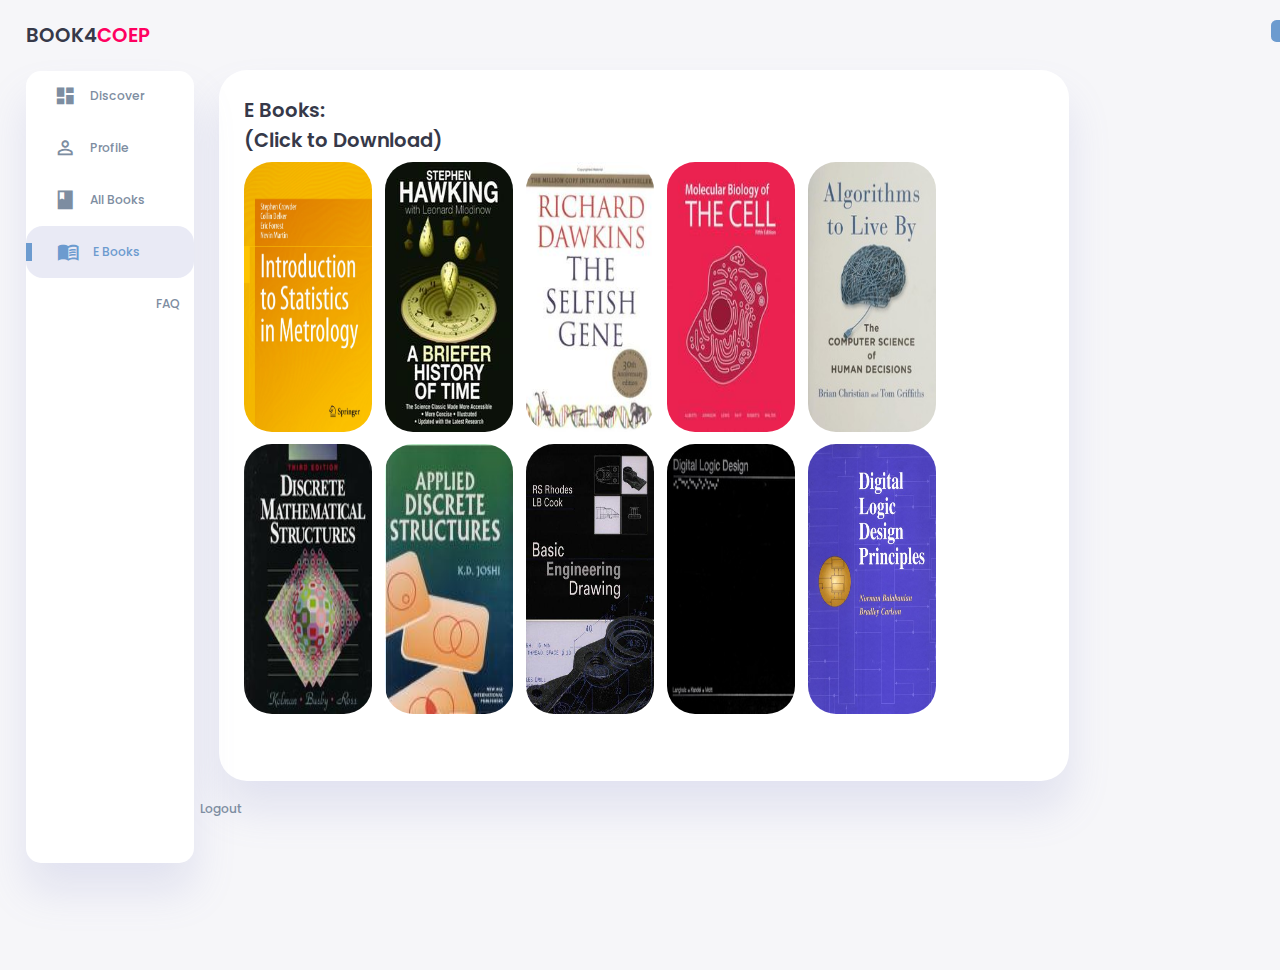
<file: ebooks.html>
<!DOCTYPE html>
<html lang="en">
  <head>
    <meta charset="UTF-8" />
    <meta name="viewport" content="width=device-width, initial-scale=1.0" />
    <link
      href="https://fonts.googleapis.com/icon?family=Material+Icons+Sharp"
      rel="stylesheet"
    />
    <link rel="stylesheet" href="ebooks.css" />
    <title>E Books</title>
  </head>

  <body>
    <div class="container">
      <aside>
        <div class="toggle">
          <div class="logo">
            <h2>BOOK4<span class="danger">COEP</span></h2>
          </div>
          <div class="close" id="close-btn">
            <span class="material-icons-sharp"> close </span>
          </div>
        </div>

        <div class="sidebar">
          <a href="ui.html">
            <span class="material-icons-sharp"> dashboard </span>
            <h3>Discover</h3>
          </a>
          <a href="profile.html">
            <span class="material-icons-sharp"> person_outline </span>
            <h3>Profile</h3>
          </a>

          <a href="allbooks.html" >
            <span class="material-icons-sharp"> book </span>
            <h3>All Books</h3>
          </a>
          <a href="ebooks.html"  class="active">
            <span class="material-icons-sharp"> menu_book </span>
            <h3>E Books</h3>
          </a>
          <a href="faq.html">
            <span class="material-icons-sharp"> quiz </span>
            <h3>FAQ</h3>
          </a>
          <a href="login.html" onclick="alert('logging out!')">
            <span class="material-icons-sharp">
                logout
            </span>
            <h3>Logout</h3>
        </a>
        </div>
      </aside>
      <!-- End of Sidebar Section -->

      <!-- Main Content -->
      <main>
        <link
          rel="stylesheet"
          href="https://fonts.googleapis.com/css2?family=Material+Symbols+Outlined:opsz,wght,FILL,GRAD@20..48,100..700,0..1,-50..200"
        />

        <div class="main-content">
            <div class="main-down">
                <div class="head"><h2>E Books:<br>(Click to Download)</h2>
                </div>
                <div class="image-container" id="imageContainer">
                  <div class="scrollable-wrapper">
                    <div class="scrollable-content" id="scrollableContent">
                      <img class="b1" src="newebook.jpg" alt="Image 1" id="book1" />
                      <img src="ui-books/book7.jpg" alt="Image 2" id="book2" />
                      <img src="ui-books/book8.jpg" alt="Image 3" id="book3" />
                      <img src="ui-books/book9.jpg" alt="Image 1" id="book1" />
                      <img src="ui-books/book10.jpg" alt="Image 2" id="book2" />
                    </div>
                    <div class="scrollable-content" id="scrollableContent">
                      <img class="b1" src="ui-books/book5.jpg" alt="Image 1" id="book1" />
                      <img src="ui-books/book1.jpg" alt="Image 2" id="book2" />
                      <img src="ui-books/book2.jpg" alt="Image 3" id="book3" />
                      <img src="ui-books/book3.jpg" alt="Image 1" id="book1" />
                      <img src="ui-books/book4.jpg" alt="Image 2" id="book2" />
                    </div>
                  </div>
                </div>
              </div>
      
              
        </div>

      </main>
      <!-- End of Main Content -->

      <!-- Right Section -->
      <div class="right-section">
        <div class="nav">
          <button id="menu-btn">
            <span class="material-icons-sharp"> menu </span>
          </button>
          <div class="dark-mode">
            <span class="material-icons-sharp active"> light_mode </span>
            <span class="material-icons-sharp"> dark_mode </span>
          </div>

          <div class="profile">
            <div class="info">
              <p>Hey, <b>User</b></p>
              <small class="text-muted">User</small>
            </div>
          </div>
        </div>
        <!-- End of Nav -->

        <div class="user-profile">
          <div class="logo">
            <h2>Please enter the password</h2>
            <br />
           <input type="password" placeholder="password" class="input" id="pass">
            <button id="sub">Submit</button>
          </div>
        </div>
      </div>
    </div>
  </body>

  <script src="admin.js"></script>
  <script src="ebooks.js"></script>

</html>
</file>
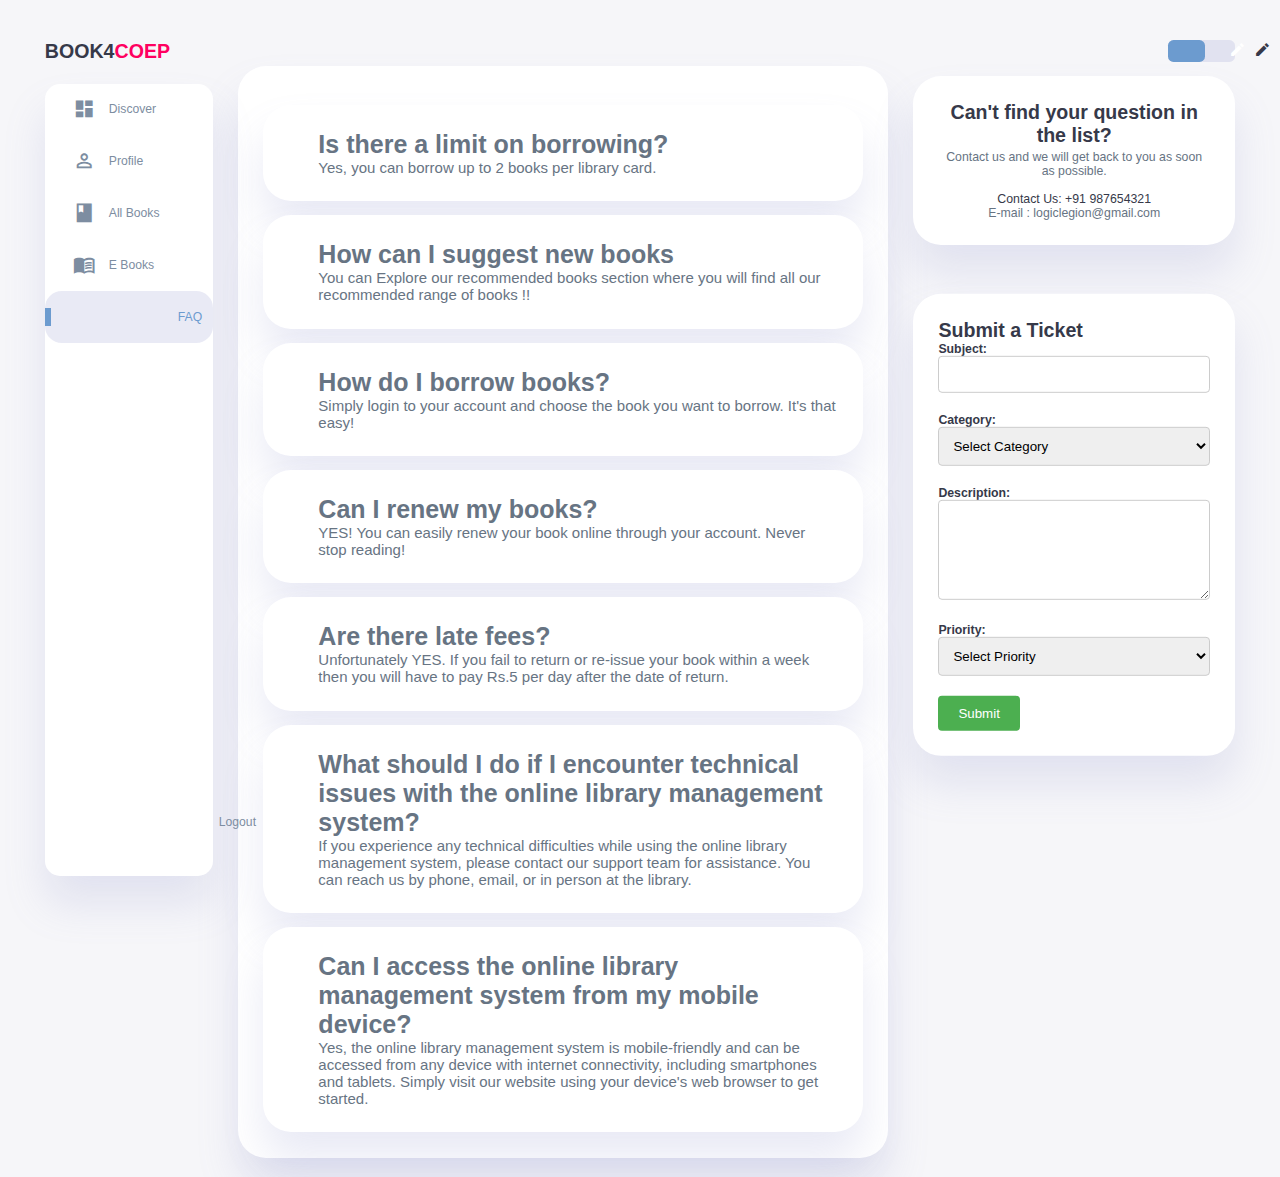
<file: faq.html>
<!DOCTYPE html>
<html lang="en">
  <head>
    <meta charset="UTF-8" />
    <meta name="viewport" content="width=device-width, initial-scale=1.0" />
    <link
      href="https://fonts.googleapis.com/icon?family=Material+Icons+Sharp"
      rel="stylesheet"
    />
    <link rel="stylesheet" href="faq.css" />
    <title>User</title>
  </head>

  <body>
    <div class="container">
      <aside>
        <div class="toggle">
          <div class="logo">
            <h2>BOOK4<span class="danger">COEP</span></h2>
          </div>
          <div class="close" id="close-btn">
            <span class="material-icons-sharp"> close </span>
          </div>
        </div>

        <div class="sidebar">
          <a href="ui.html">
            <span class="material-icons-sharp"> dashboard </span>
            <h3>Discover</h3>
          </a>
          <a href="profile.html">
            <span class="material-icons-sharp"> person_outline </span>
            <h3>Profile</h3>
          </a>

          <a href="allbooks.html">
            <span class="material-icons-sharp"> book </span>
            <h3>All Books</h3>
          </a>
          <a href="ebooks.html">
            <span class="material-icons-sharp"> menu_book </span>
            <h3>E Books</h3>
          </a>
          <a href="faq.html" class="active">
            <span class="material-icons-sharp"> quiz </span>
            <h3>FAQ</h3>
          </a>
          <a href="login.html" onclick="alert('logging out!')">
            <span class="material-icons-sharp">
                logout
            </span>
            <h3>Logout</h3>
        </a>
        </div>
      </aside>
      <!-- End of Sidebar Section -->

      <!-- Main Content -->

      <main>
        <link
          rel="stylesheet"
          href="https://fonts.googleapis.com/css2?family=Material+Symbols+Outlined:opsz,wght,FILL,GRAD@20..48,100..700,0..1,-50..200"
        />

        <div class="main-content">
          <div class="main-down">
            <p class="head1">Is there a limit on borrowing?</p>
            <p class="head2">
              Yes, you can borrow up to 2 books per library card.
            </p>
          </div>

          <div class="main-down">
            <p class="head1">How can I suggest new books</p>
            <p class="head2">
              You can Explore our recommended books section where you will find
              all our recommended range of books !!
            </p>
          </div>

          <div class="main-down">
            <p class="head1">How do I borrow books?</p>
            <p class="head2">
              Simply login to your account and choose the book you want to
              borrow. It's that easy!
            </p>
          </div>
          <div class="main-down">
            <p class="head1">Can I renew my books?</p>
            <p class="head2">
              YES! You can easily renew your book online through your account.
              Never stop reading!
            </p>
          </div>
          <div class="main-down">
            <p class="head1">Are there late fees?</p>
            <p class="head2">
              Unfortunately YES. If you fail to return or re-issue your book
              within a week then you will have to pay Rs.5 per day after the
              date of return.
            </p>
          </div>
          <div class="main-down">
            <p class="head1">
              What should I do if I encounter technical issues with the online
              library management system?
            </p>
            <p class="head2">
              If you experience any technical difficulties while using the
              online library management system, please contact our support team
              for assistance. You can reach us by phone, email, or in person at
              the library.
            </p>
          </div>
          <div class="main-down">
            <p class="head1">
              Can I access the online library management system from my mobile
              device?
            </p>
            <p class="head2">
              Yes, the online library management system is mobile-friendly and
              can be accessed from any device with internet connectivity,
              including smartphones and tablets. Simply visit our website using
              your device's web browser to get started.
            </p>
          </div>
        </div>
      </main>
      <!-- End of Main Content -->

      <!-- Right Section -->
      <div class="right-section">
        <div class="nav">
          <button id="menu-btn">
            <span class="material-icons-sharp"> menu </span>
          </button>
          <div class="dark-mode">
            <span class="material-icons-sharp active"> light_mode </span>

            <span class="material-icons-sharp"> dark_mode </span>
          </div>
        </div>
        <!-- End of Nav -->

        <div class="user-profile">
          <div class="logo">
            <h2>Can't find your question in the list?</h2>
            <p>Contact us and we will get back to you as soon as possible.</p>
            <br />
            <h>Contact Us: +91 987654321</h>
            <p>E-mail : logiclegion@gmail.com</p>
          </div>
        </div>
            <div id="ticketContainer" class="main_container">
              <h2>Submit a Ticket</h2>
              <form id="ticketForm" action="javascript:submitForm()">
                <label for="subject">Subject:</label>
                <input type="text" id="subject" name="subject" required />
                <div id="subjectError" class="error-message"></div>

                <label for="category">Category:</label>
                <select id="category" name="category" required>
                  <option value="">Select Category</option>
                  <option value="Technical Issue">Technical Issue</option>
                  <option value="Course Content">Book Issue</option>
                  <option value="User Account">User Account</option>
                  <!-- Add more options as needed -->
                </select>
                <div id="categoryError" class="error-message"></div>

                <label for="description">Description:</label>
                <textarea
                  id="description"
                  name="description"
                  required
                ></textarea>
                <div id="descriptionError" class="error-message"></div>

                <label for="priority">Priority:</label>
                <select id="priority" name="priority" required>
                  <option value="">Select Priority</option>
                  <option value="Low">Low</option>
                  <option value="Medium">Medium</option>
                  <option value="High">High</option>
                </select>
                <div id="priorityError" class="error-message"></div>

                <input type="submit" value="Submit" />
              </form>
            </div>
      </div>
    </div>
  </body>
  <script>

</script>

  <script type="module" src="admin.js"></script>
</html>
</file>
<file: ebooks.css>
@import url('https://fonts.googleapis.com/css2?family=Poppins:wght@300;400;500;600;700;800&display=swap');

:root{
    --color-primary: #6C9BCF;
    --color-danger: #FF0060;
    --color-success: #1B9C85;
    --color-warning: #F7D060;
    --color-white: #fff;
    --color-info-dark: #7d8da1;
    --color-dark: #363949;
    --color-light: rgba(132, 139, 200, 0.18);
    --color-dark-variant: #677483;
    --color-background: #f6f6f9;
    --card-border-radius: 2rem;
    --border-radius-1: 0.4rem;
    --border-radius-2: 1.2rem;
    --card-padding: 1.8rem;
    --padding-1: 1.2rem;

    --box-shadow: 0 2rem 3rem var(--color-light);
}

.dark-mode-variables{
    --color-background: #181a1e;
    --color-white: #202528;
    --color-dark: #edeffd;
    --color-dark-variant: #a3bdcc;
    --color-light: rgba(0, 0, 0, 0.4);
    --box-shadow: 0 2rem 3rem var(--color-light);
}

*{
    margin: 0;
    padding: 0;
    outline: 0;
    appearance: 0;
    border: 0;
    text-decoration: none;
    box-sizing: border-box;
}

html{
    font-size: 14px;
}

body{
    width: 100vw;
    height: 100vh;
    font-family: 'Poppins', sans-serif;
    font-size: 0.88rem;
    user-select: none;
    overflow-x: hidden;
    color: var(--color-dark);
    background-color: var(--color-background);
}

a{
    color: var(--color-dark);
}
/* 
img{
    display: block;
    width: 100%;
    object-fit: cover;
} */

h1{
    font-weight: 800;
    font-size: 1.8rem;
}

h2{
    font-weight: 600;
    font-size: 1.4rem;
}

h3{
    font-weight: 500;
    font-size: 0.87rem;
}

small{
    font-size: 0.76rem;
}

p{
    color: var(--color-dark-variant);
}

b{
    color: var(--color-dark);
}

.text-muted{
    color: var(--color-info-dark);
}

.primary{
    color: var(--color-primary);
}

.danger{
    color: var(--color-danger);
}

.success{
    color: var(--color-success);
}

.warning{
    color: var(--color-warning);
}

.container{
    display: grid;
    width: 96%;
    margin: 0 auto;
    gap: 1.8rem;
    grid-template-columns: 12rem auto 23rem;
}

aside{
    height: 100vh;
}

aside .toggle{
    display: flex;
    align-items: center;
    justify-content: space-between;
    margin-top: 1.4rem;
}

aside .toggle .logo{
    display: flex;
    gap: 0.5rem;
}

aside .toggle .logo img{
    width: 2rem;
    height: 2rem;
}

aside .toggle .close{
    padding-right: 1rem;
    display: none;
}

aside .sidebar{
    display: flex;
    flex-direction: column;
    background-color: var(--color-white);
    box-shadow: var(--box-shadow);
    border-radius: 15px;
    height: 88vh;
    position: relative;
    top: 1.5rem;
    transition: all 0.3s ease;
}

aside .sidebar:hover{
    box-shadow: none;
}

aside .sidebar a{
    display: flex;
    align-items: center;
    color: var(--color-info-dark);
    height: 3.7rem;
    gap: 1rem;
    position: relative;
    margin-left: 2rem;
    transition: all 0.3s ease;
}

aside .sidebar a span{
    font-size: 1.6rem;
    transition: all 0.3s ease;
}

aside .sidebar a:last-child{
    position: absolute;
    bottom: 2rem;
    width: 100%;
}

aside .sidebar a.active{
    width: 100%;
    color: var(--color-primary);
    background-color: var(--color-light);
    margin-left: 0;
    border-radius: var(--border-radius-2);
}

aside .sidebar a.active::before{
    content: '';
    width: 6px;
    height: 18px;
    background-color: var(--color-primary);
}

aside .sidebar a.active span{
    color: var(--color-primary);
    margin-left: calc(1rem - 3px);
}

aside .sidebar a:hover{
    color: var(--color-primary);
}

aside .sidebar a:hover span{
    margin-left: 0.6rem;
}

aside .sidebar .message-count{
    background-color: var(--color-danger);
    padding: 2px 6px;
    color: var(--color-white);
    font-size: 11px;
    border-radius: var(--border-radius-1);
}

main{
    margin-top: 5rem;
    display: flex;
  flex-direction: column;
  height: 100%;

}


main .new-users .user-list{
    background-color: var(--color-white);
    padding: var(--card-padding);
    border-radius: var(--card-border-radius);
    margin-top: 1rem;
    box-shadow: var(--box-shadow);
    display: flex;
    justify-content: space-around;
    flex-wrap: wrap;
    gap: 1.4rem;
    cursor: pointer;
    transition: all 0.3s ease;
}

main .new-users .user-list:hover{
    box-shadow: none;
}

main .new-users .user-list .user{
    display: flex;
    flex-direction: column;
    align-items: center;
    justify-content: center;
}

main .new-users .user-list .user img{
    width: 5rem;
    height: 5rem;
    margin-bottom: 0.4rem;
    border-radius: 50%;
}
main .recommended_books{
    display: flex;
}
main .search_recommended_books{
    width: 20vw;
    border-radius: 10px;
    margin-left: 2rem;
    width: 65%;
    margin-bottom: 1rem;
}
main .recent-orders{
    margin-top: 1.3rem;
}

main .recent-orders h2{
    margin-bottom: 0.8rem;
}



main .recent-orders a{
    text-align: center;
    display: block;
    margin: 1rem auto;
    color: var(--color-primary);
}

.right-section .nav{
    display: flex;
    justify-content: end;
    gap: 2rem;
    margin-top: 1.4rem;
}

.right-section .nav button{
    display: none;
}

.right-section .dark-mode{
    background-color: var(--color-light);
    display: flex;
    justify-content: space-between;
    align-items: center;
    height: 1.6rem;
    width: 4.2rem;
    cursor: pointer;
    border-radius: var(--border-radius-1);
}

.right-section .dark-mode span{
    font-size: 1.2rem;
    width: 50%;
    height: 100%;
    display: flex;
    align-items: center;
    justify-content: center;
}

.right-section .dark-mode span.active{
    background-color: var(--color-primary);
    color: white;
    border-radius: var(--border-radius-1);
}


.right-section .nav .profile{
    display: flex;
    gap: 2rem;
    text-align: right;
}

.right-section .nav .profile .profile-photo{
    width: 2.8rem;
    height: 2.8rem;
    border-radius: 50%;
    overflow: hidden;
}



.input{
  padding: 10px;
  border-radius: 2px solid black;
}

image::on-click .user-profile{
  display: flex;
}

.right-section .user-profile{
    display: none;



    background-color: var(--color-white);
    padding: var(--card-padding);
    border-radius: var(--card-border-radius);
    box-shadow: var(--box-shadow);
    cursor: pointer;
    transition: all 0.3s ease;
    margin-top: 50%;
}

.right-section .user-profile:hover{
    box-shadow: none;
}


.right-section .user-profile h2{
    margin-bottom: 0.2rem;
}

.right-section .user-profile .logo button{
    padding: 10px;
    border-radius: 10px;
}



/*...............................................*/

main .search{
    padding:10px;
    border-radius: 10px;
}



.image-container {
    width: 800px; 
    height:90vh; 
  }

  .head{
    display: flex;
  }

  .head button{
    height: 2rem;
    width: 5rem;
    border-radius: 2rem;
    margin-left: 60%;
    color: var(--color-primary);
    background: var(--color-light);
    cursor: pointer;
  }
  
  .scrollable-content img {
    width: 10vw; 
    height: 30vh;
    margin-top: .5rem;
    margin-right: 10px; 
    border-radius: var(--card-border-radius);
  }
  
  .main-content{
    display: flex;
    flex-direction: column;
  }

  .main-down{
    height: 79vh;
    background-color: var(--color-white);
    padding: var(--card-padding);
    border-radius: var(--card-border-radius);
    box-shadow: var(--box-shadow);
    cursor: pointer;
    transition: all 0.3s ease;
    flex-grow: 1;
  }
 
  @media screen and (max-width: 768px) {
    .container {
      width: 100%;
      grid-template-columns: 1fr;
      padding: 0 var(--padding-1);
      display: flex;
      flex-direction: column-reverse;
    }
  
    aside {
      position: fixed;
      background-color: var(--color-white);
      width: 15rem;
      margin-bottom: 112%;
      z-index: 3;
      box-shadow: 1rem 3rem 4rem var(--color-light);
      height: 100vh;
      left: -100%;
      display: none;
      animation: showMenu 0.4s ease forwards;
    }
  
    @keyframes showMenu {
      to {
        left: 0;
      }
    }
  
    aside .logo {
      margin-left: 1rem;
    }
  
    aside .logo h2 {
      display: inline;
    }
  
    aside .sidebar h3 {
      display: inline;
    }
  
    aside .sidebar a {
      width: 100%;
      height: 3.4rem;
    }
  
    aside .sidebar a:last-child {
      position: absolute;
      bottom: 5rem;
    }
  
    aside .toggle .close {
      display: inline-block;
      cursor: pointer;
    }
  
    .right-section {
      width: 90%;
      margin: 0 auto 4rem;
    }
  
    .right-section .nav {
      position: fixed;
      top: 0;
      left: 0;
      align-items: center;
      background-color: var(--color-white);
      padding: 0 var(--padding-1);
      height: 4.6rem;
      width: 90vw;
      z-index: 2;
      box-shadow: 0 1rem 1rem var(--color-light);
      margin: 0;
    }
  
    .right-section .nav .dark-mode {
      width: 4.4rem;
      position: absolute;
      left: 66%;
    }
  
    .right-section .profile .info {
      display: none;
    }
  
    .right-section .nav button {
      display: inline-block;
      background-color: transparent;
      cursor: pointer;
      color: var(--color-dark);
      position: absolute;
      left: 1rem;
    }
  
    .right-section .nav button span {
      font-size: 2rem;
    }
  
    .details {
      width: 94%;
    }
  
    
  
    .main-down .recent-orders {
      display: flex;
      flex-direction: column;
    }

    .scrollable-content{
      display: flex;
      flex-direction: column;
    }


    .scrollable-content img {
      width: 150px; 
      height: auto;
      margin-top: .5rem;
      margin-right: 10px; 
      border-radius: var(--card-border-radius);
    }

    .main-down{
      
      width: 70vw;
      align-items: center;
      justify-content: center;
      text-align: center;
      padding-left: 50px;
      height: 250vh;
      margin-bottom: 10px;
    }
    
  }
</file>
<file: faq.css>
@import url('https://fonts.googleapis.com/css2?family=Poppins:wght@300;400;500;600;700;800&display=swap');

:root{
    --color-primary: #6C9BCF;
    --color-danger: #FF0060;
    --color-success: #1B9C85;
    --color-warning: #F7D060;
    --color-white: #fff;
    --color-info-dark: #7d8da1;
    --color-dark: #363949;
    --color-light: rgba(132, 139, 200, 0.18);
    --color-dark-variant: #677483;
    --color-background: #f6f6f9;
    --card-border-radius: 2rem;
    --border-radius-1: 0.4rem;
    --border-radius-2: 1.2rem;
    --card-padding: 1.8rem;
    --padding-1: 1.2rem;

    --box-shadow: 0 2rem 3rem var(--color-light);
}

.dark-mode-variables{
    --color-background: #181a1e;
    --color-white: #202528;
    --color-dark: #edeffd;
    --color-dark-variant: #a3bdcc;
    --color-light: rgba(0, 0, 0, 0.4);
    --box-shadow: 0 2rem 3rem var(--color-light);
}

*{
    margin: 0;
    padding: 0;
    outline: 0;
    appearance: 0;
    border: 0;
    text-decoration: none;
    box-sizing: border-box;
}

html{
    font-size: 14px;
}

body{
    width: 100vw;
    height: 100vh;
    font-family: 'Poppins', sans-serif;
    font-size: 0.88rem;
    user-select: none;
    overflow-x: hidden;
    color: var(--color-dark);
    background-color: var(--color-background);
}

a{
    color: var(--color-dark);
}


h1{
    font-weight: 800;
    font-size: 1.8rem;
}

h2{
    font-weight: 600;
    font-size: 1.4rem;
}

h3{
    font-weight: 500;
    font-size: 0.87rem;
}

small{
    font-size: 0.76rem;
}

p{
    color: var(--color-dark-variant);
}

b{
    color: var(--color-dark);
}

.text-muted{
    color: var(--color-info-dark);
}

.primary{
    color: var(--color-primary);
}

.danger{
    color: var(--color-danger);
}

.success{
    color: var(--color-success);
}

.warning{
    color: var(--color-warning);
}

.container{
    display: grid;
    width: 96%;
    margin: 0 auto;
    gap: 1.8rem;
    grid-template-columns: 12rem auto 23rem;
}

aside{
    height: 100vh;
}

aside .toggle{
    display: flex;
    align-items: center;
    justify-content: space-between;
    margin-top: 1.4rem;
}

aside .toggle .logo{
    display: flex;
    gap: 0.5rem;
}

aside .toggle .logo img{
    width: 2rem;
    height: 2rem;
}

aside .toggle .close{
    padding-right: 1rem;
    display: none;
}

aside .sidebar{
    display: flex;
    flex-direction: column;
    background-color: var(--color-white);
    box-shadow: var(--box-shadow);
    border-radius: 15px;
    height: 88vh;
    position: relative;
    top: 1.5rem;
    transition: all 0.3s ease;
}

aside .sidebar:hover{
    box-shadow: none;
}

aside .sidebar a{
    display: flex;
    align-items: center;
    color: var(--color-info-dark);
    height: 3.7rem;
    gap: 1rem;
    position: relative;
    margin-left: 2rem;
    transition: all 0.3s ease;
}

aside .sidebar a span{
    font-size: 1.6rem;
    transition: all 0.3s ease;
}

aside .sidebar a:last-child{
    position: absolute;
    bottom: 2rem;
    width: 100%;
}

aside .sidebar a.active{
    width: 100%;
    color: var(--color-primary);
    background-color: var(--color-light);
    margin-left: 0;
    border-radius: var(--border-radius-2);
}

aside .sidebar a.active::before{
    content: '';
    width: 6px;
    height: 18px;
    background-color: var(--color-primary);
}

aside .sidebar a.active span{
    color: var(--color-primary);
    margin-left: calc(1rem - 3px);
}

aside .sidebar a:hover{
    color: var(--color-primary);
}

aside .sidebar a:hover span{
    margin-left: 0.6rem;
}

aside .sidebar .message-count{
    background-color: var(--color-danger);
    padding: 2px 6px;
    color: var(--color-white);
    font-size: 11px;
    border-radius: var(--border-radius-1);
}

main{
    margin-top: 1.4rem;
    display: flex;
  flex-direction: column;
  height: 100%;
}


main .new-users .user-list{
    background-color: var(--color-white);
    padding: var(--card-padding);
    border-radius: var(--card-border-radius);
    margin-top: 1rem;
    box-shadow: var(--box-shadow);
    display: flex;
    justify-content: space-around;
    flex-wrap: wrap;
    gap: 1.4rem;
    cursor: pointer;
    transition: all 0.3s ease;
}

main .new-users .user-list:hover{
    box-shadow: none;
}

main .new-users .user-list .user{
    display: flex;
    flex-direction: column;
    align-items: center;
    justify-content: center;
}

main .new-users .user-list .user img{
    width: 5rem;
    height: 5rem;
    margin-bottom: 0.4rem;
    border-radius: 50%;
}
main .recommended_books{
    display: flex;
}
main .search_recommended_books{
    width: 20vw;
    border-radius: 10px;
    margin-left: 2rem;
    width: 65%;
    margin-bottom: 1rem;
}
main .recent-orders{
    margin-top: 1.3rem;
}

main .recent-orders h2{
    margin-bottom: 0.8rem;
}



main .recent-orders a{
    text-align: center;
    display: block;
    margin: 1rem auto;
    color: var(--color-primary);
}

.right-section{
    margin-top: 1.4rem;
}

.right-section .nav{
    display: flex;
    justify-content: end;
    gap: 2rem;
}

.right-section .nav button{
    display: none;
}

.right-section .dark-mode{
    background-color: var(--color-light);
    display: flex;
    justify-content: space-between;
    align-items: center;
    height: 1.6rem;
    width: 4.8rem;
    cursor: pointer;
    border-radius: var(--border-radius-1);
    
}

.right-section .dark-mode span{
    font-size: 1.2rem;
    width: 50%;
    height: 100%;
    display: flex;
    align-items: center;
    justify-content: center;
}

.right-section .dark-mode span.active{
    background-color: var(--color-primary);
    color: white;
    border-radius: var(--border-radius-1);
}

.right-section .nav .profile{
    display: flex;
    gap: 2rem;
    text-align: right;
}

.right-section .nav .profile .profile-photo{
    width: 2.8rem;
    height: 2.8rem;
    border-radius: 50%;
    overflow: hidden;
}

.right-section .user-profile{
    display: flex;
    justify-content: center;
    text-align: center;
    margin-top: 1rem;
    background-color: var(--color-white);
    padding: var(--card-padding);
    border-radius: var(--card-border-radius);
    box-shadow: var(--box-shadow);
    cursor: pointer;
    transition: all 0.3s ease;
}

.right-section .user-profile:hover{
    box-shadow: none;
}

.right-section .user-profile img{
    width: 11rem;
    height: auto;
    margin-bottom: 0.8rem;
    border-radius: var(--border-radius-1);
}

.right-section .user-profile h2{
    margin-bottom: 0.2rem;
}

.right-section .user-profile .logo button{
    padding: 10px;
    border-radius: 10px;
}

main .search{
    padding:10px;
    border-radius: 10px;
}

.image-container {
    width: 850px; 
    height:200px; 
  }

  .head{
    display: flex;
  }

  .head button{
    height: 2rem;
    width: 5rem;
    border-radius: 2rem;
    margin-left: 60%;
    color: var(--color-primary);
    background: var(--color-light);
    cursor: pointer;
  }

  .main-content{
    margin-top: 4%;
    display: flex;
    flex-direction: column;
    height: auto;
    max-height: 100%;
    background-color: var(--color-white);
    padding: var(--card-padding);
    border-radius: var(--card-border-radius);
    box-shadow: var(--box-shadow);
  }

  .main-down{
    height: auto;
    margin-top: 1rem;
    background-color: var(--color-white);
    padding: var(--card-padding);
    border-radius: var(--card-border-radius);
    box-shadow: var(--box-shadow);
    cursor: pointer;
    transition: all 0.3s ease;
    flex-grow: 1;
    align-content: center;
    background-color: var(--color-white);
    padding: var(--card-padding);
    border-radius: var(--card-border-radius);
    box-shadow: var(--box-shadow);
}

  .main-down p{
    margin-left: 30px;
}
  
  .head1{
    font-size: 25px;
    font-weight: 600;
  }

  .head2{
    font-size: 15px;
    font-weight: 400;
  }

  /* .container {
    display: grid;
    grid-template-columns: 12rem auto 23rem;
    grid-template-rows: auto 1fr auto;
    height: 100vh;
    width: 96%;
    margin: 0 auto;
    gap: 1.8rem;
  }
  
  aside {
    grid-row: 1 / 4;
 }
  
  main {
    overflow-y: auto;
    grid-row: 2; 
 }
  
  .right-section {
    grid-row: 3;}




  .container {
    display: grid;
    grid-template-columns: 12rem 1fr 23rem; 
    grid-template-rows: auto 1fr;
    height: 100vh;
    width: 96%;
    margin: 0 auto;
    gap: 1.8rem;
  }
  
  aside {
    grid-row: 1 / 3;
  }
  
  main {
    overflow-y: auto;
  }
  
  .right-section {
    position: fixed;
    top: 0;
    right: 0;
    width: 23rem; 
    height: 100vh;
    background-color: #f9f9f9;
  }
   
  ::-webkit-scrollbar {
    display: none;
  }
  .right-section {
    margin-right: 10px; 
} */


  .right-section .dark-mode span {
    width: 45%; 
  }
  
  .right-section .dark-mode span.active {
    width: 55%; 
  }

  @media screen and (max-width: 768px) {
    .container{
        width: 100%;
        grid-template-columns: 1fr;
        padding: 0 var(--padding-1);
        display: flex;
        flex-direction: column;
    }

    aside{
        position: fixed;
        background-color: var(--color-white);
        width: 15rem;
        margin-bottom: 112%;
        z-index: 3;
        box-shadow: 1rem 3rem 4rem var(--color-light);
        height: 100vh;
        left: -100%;
        display: none;
        animation: showMenu 0.4s ease forwards;
    }

    @keyframes showMenu {
       to{
        left: 0;
       } 
    }

    aside .logo{
        margin-left: 1rem;
    }

    aside .logo h2{
        display: inline;
    }

    aside .sidebar h3{
        display: inline;
    }

    aside .sidebar a{
        width: 100%;
        height: 3.4rem;
    }

    aside .sidebar a:last-child{
        position: absolute;
        bottom: 5rem;
    }

    aside .toggle .close{
        display: inline-block;
        cursor: pointer;
    }

    .right-section{
        width: 90%;
        margin: 0 auto 4rem;
    }

    .right-section .nav{
        position: fixed;
        top: 0;
        left: 0;
        align-items: center;
        background-color: var(--color-white); 
        padding: 0 var(--padding-1);
        height: 4.6rem;
        width: 430px;
        z-index: 2;
        box-shadow: 0 1rem 1rem var(--color-light);
        margin: 0;
        
    }

    .right-section .nav .dark-mode{
        width: 4.4rem;
        position: absolute;
        left: 66%;
        
    }

    .right-section .profile .info{
        display: none;
    }

    .right-section .nav button{
        display: inline-block;
        background-color: transparent;
        cursor: pointer;
        color: var(--color-dark);
        position: absolute;
        left: 1rem;
    }

    .right-section .nav button span{
        font-size: 2rem;
    } 
  
    /*.details{
        width: 94%;
    }

    .main-down{
        width: 94%;
    }

    .main-down .recent-orders {
        display: flex;
        flex-direction: column;

    }

    .user-profile{
        display: none;
    }

    .logo{
        display: none;
    }
  } */
  
  .user-profile{
    margin-top: 40%;
}

.details{
    width: 94%;
}

.main-down{
    width: 94%;
}

.main-down .recent-orders {
    display: flex;
    flex-direction: column;

}
  }
body {
    font-family: Arial, sans-serif;

    padding: 20px;
  }
  .main_container {
    position: relative;
    top: 25%;
    left: 50%;
    transform: translate(-50%, -50%);
    max-width: 600px;
    background-color: #fff;
    padding: 20px;
    border-radius: 5px;
    box-shadow: 0 0 10px rgba(0, 0, 0, 0.1);
    background-color: var(--color-white);
    padding: var(--card-padding);
    border-radius: var(--card-border-radius);
    box-shadow: var(--box-shadow);
  }
  h2 {
    margin-top: 0;
  }
  label {
    font-weight: bold;
  }
  input[type="text"],
  select,
  textarea {
    width: 100%;
    padding: 10px;
    margin-bottom: 15px;
    border: 1px solid #ccc;
    border-radius: 4px;
    box-sizing: border-box;
  }
  textarea {
    height: 100px;
  }
  input[type="submit"] {
    background-color: #4caf50;
    color: #fff;
    padding: 10px 20px;
    border: none;
    border-radius: 4px;
    cursor: pointer;
  }
  input[type="submit"]:hover {
    background-color: #45a049;
  }
  .error-message {
    color: red;
    margin-top: 5px;
  }
</file>
